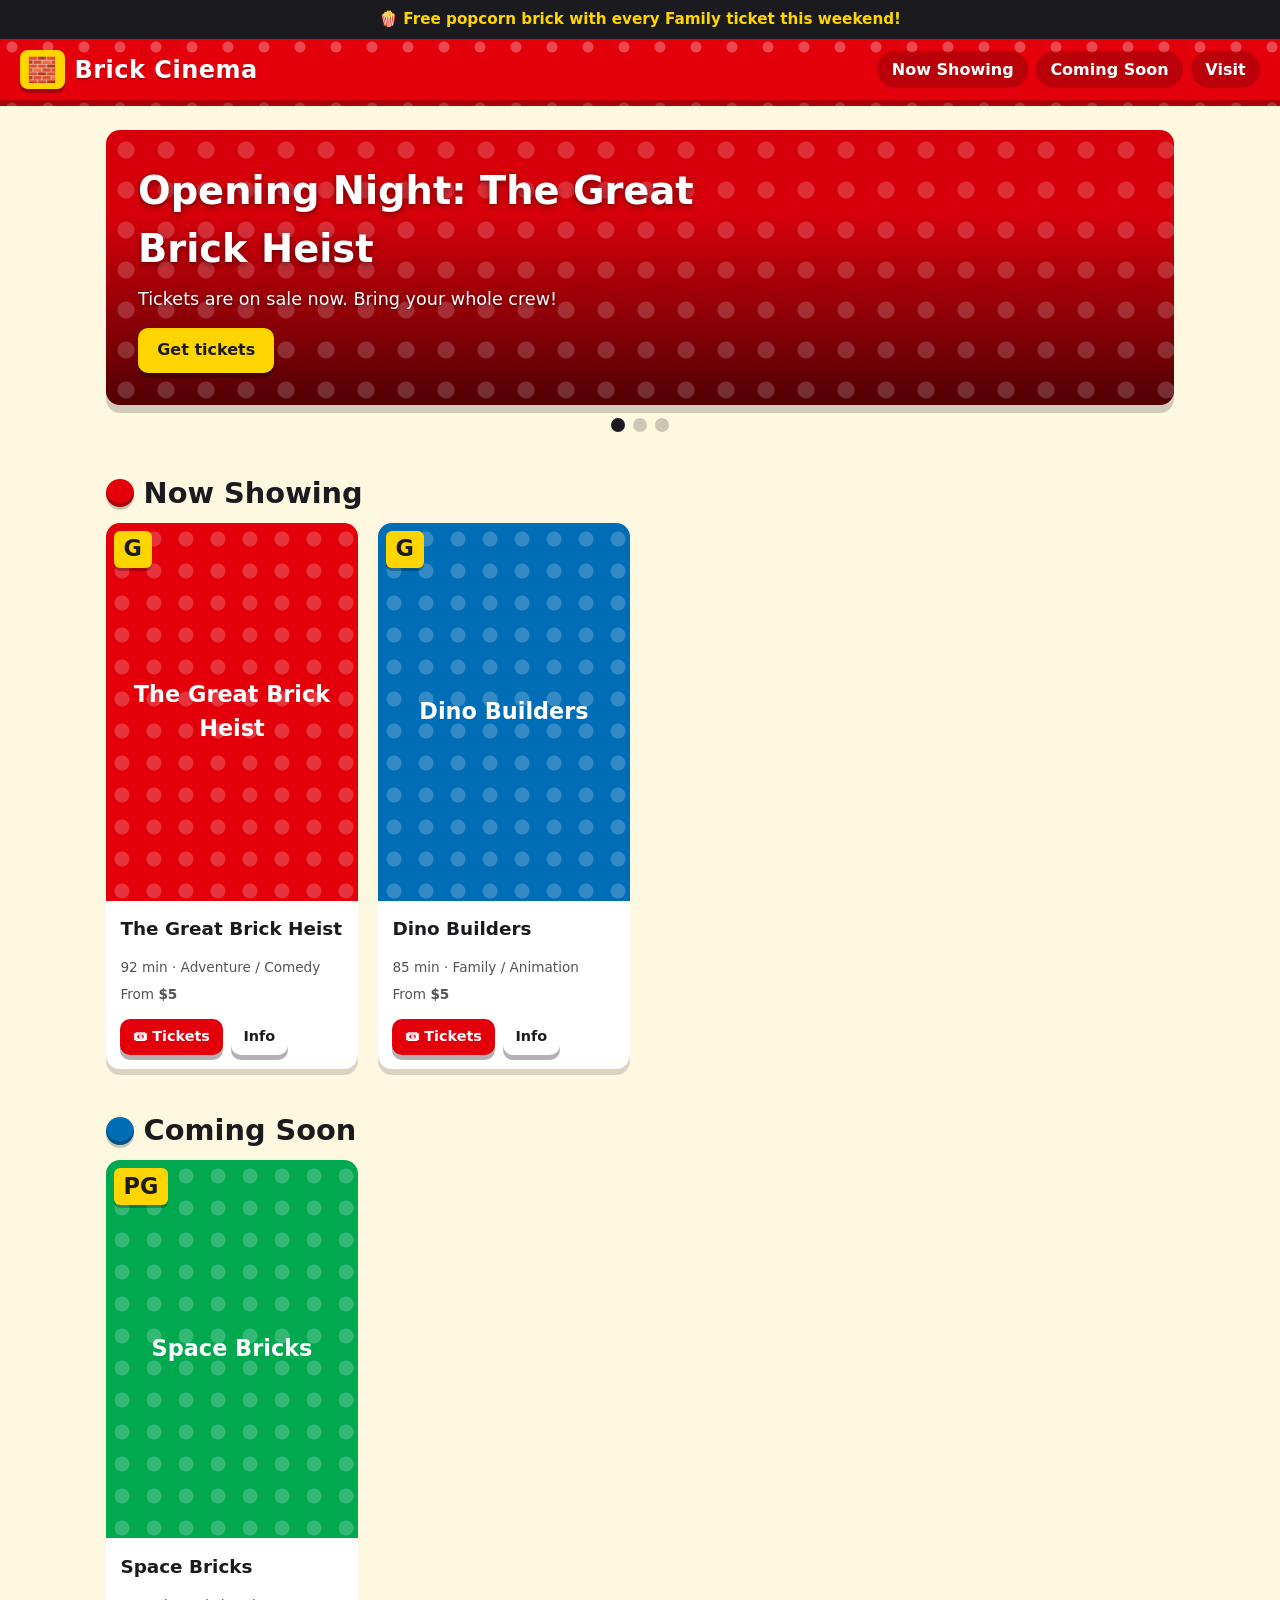
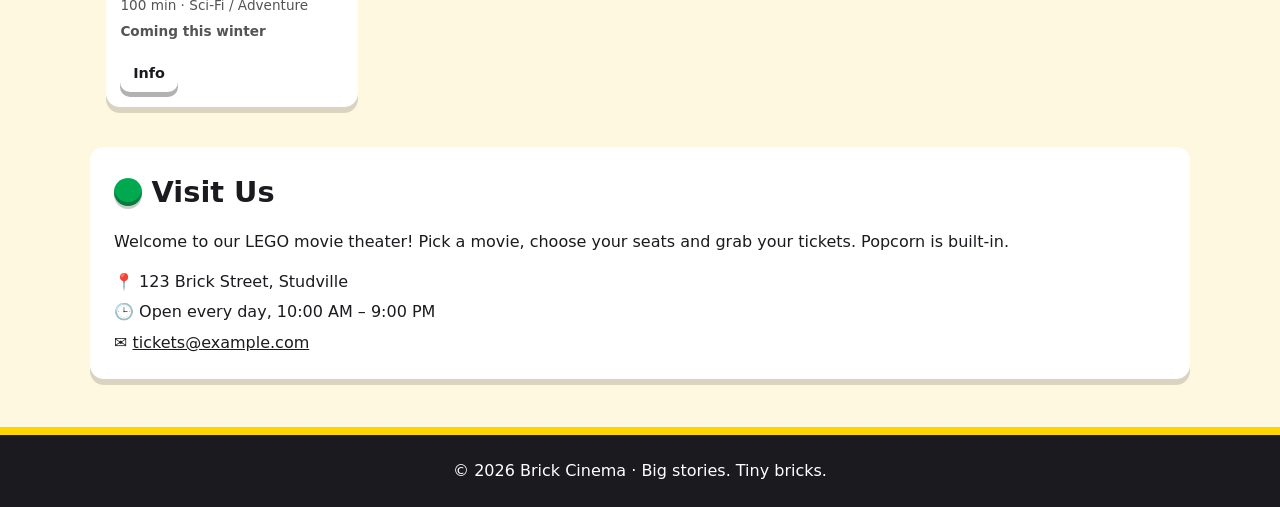
<file: lego-theater-site/index.html>
<!doctype html>
<html lang="en">
<head>
  <meta charset="utf-8">
  <meta name="viewport" content="width=device-width, initial-scale=1">
  <title>Brick Cinema</title>
  <meta name="description" content="Movies, tickets and adverts for our LEGO theater.">
  <link rel="stylesheet" href="style.css">
</head>
<body>
  <div id="promoBar" class="promo-bar" hidden></div>

  <header class="site-header">
    <a href="#top" class="brand"><span id="logo" class="logo-brick">🧱</span><span id="brandName">Brick Cinema</span></a>
    <nav>
      <a href="#now-showing">Now Showing</a>
      <a href="#coming-soon">Coming Soon</a>
      <a href="#visit">Visit</a>
    </nav>
  </header>

  <main id="top">
    <section class="hero" aria-label="Featured adverts">
      <div id="carousel" class="carousel"></div>
      <div id="dots" class="dots"></div>
    </section>

    <section id="now-showing" class="section">
      <h2 class="section-title"><span class="stud red"></span>Now Showing</h2>
      <div id="nowGrid" class="grid"></div>
    </section>

    <section id="coming-soon" class="section">
      <h2 class="section-title"><span class="stud blue"></span>Coming Soon</h2>
      <div id="soonGrid" class="grid"></div>
    </section>

    <section id="visit" class="section visit">
      <h2 class="section-title"><span class="stud green"></span>Visit Us</h2>
      <p id="aboutText"></p>
      <ul id="visitList" class="visit-list"></ul>
    </section>
  </main>

  <footer class="site-footer">
    <div id="footerText"></div>
  </footer>

  <div id="modal" class="modal" hidden>
    <div class="modal-card" role="dialog" aria-modal="true">
      <button class="modal-close" id="modalClose" aria-label="Close">✕</button>
      <div id="modalBody"></div>
    </div>
  </div>

  <script src="config.js"></script>
  <script src="app.js"></script>
</body>
</html>
</file>
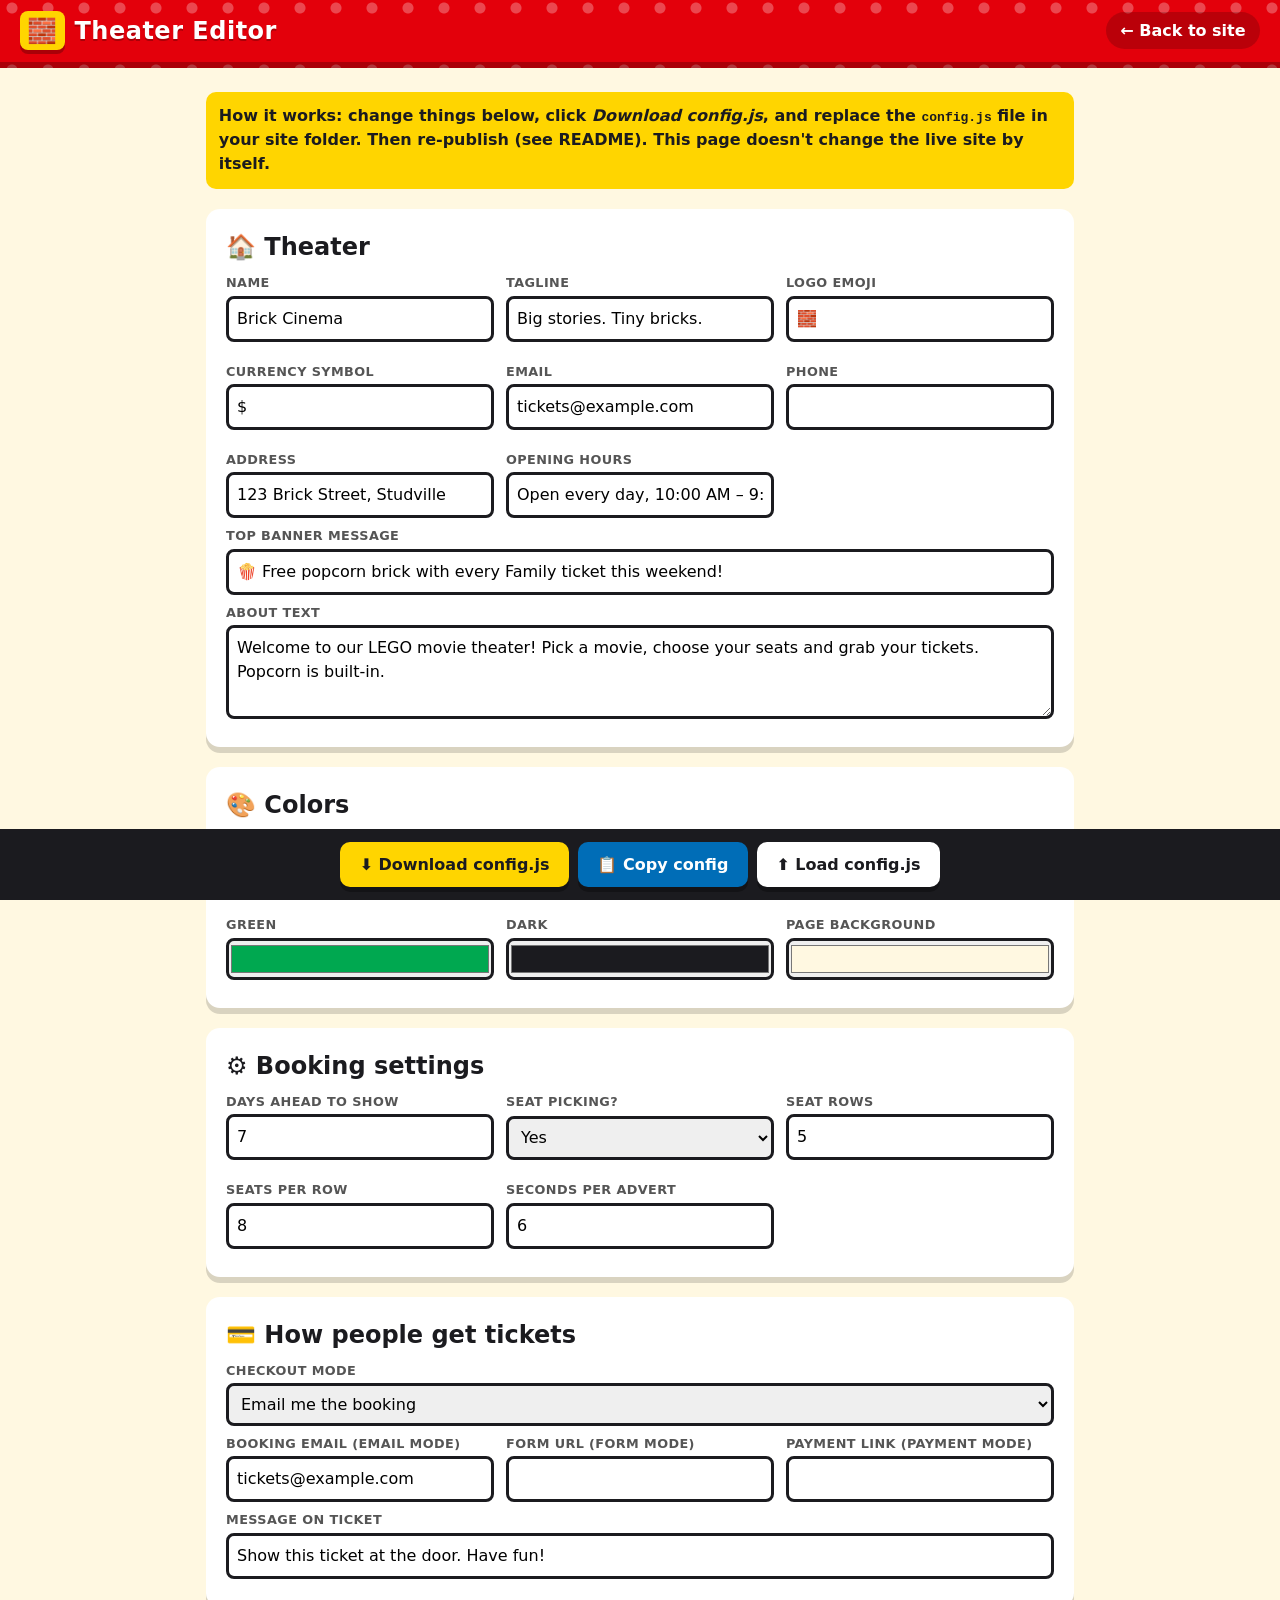
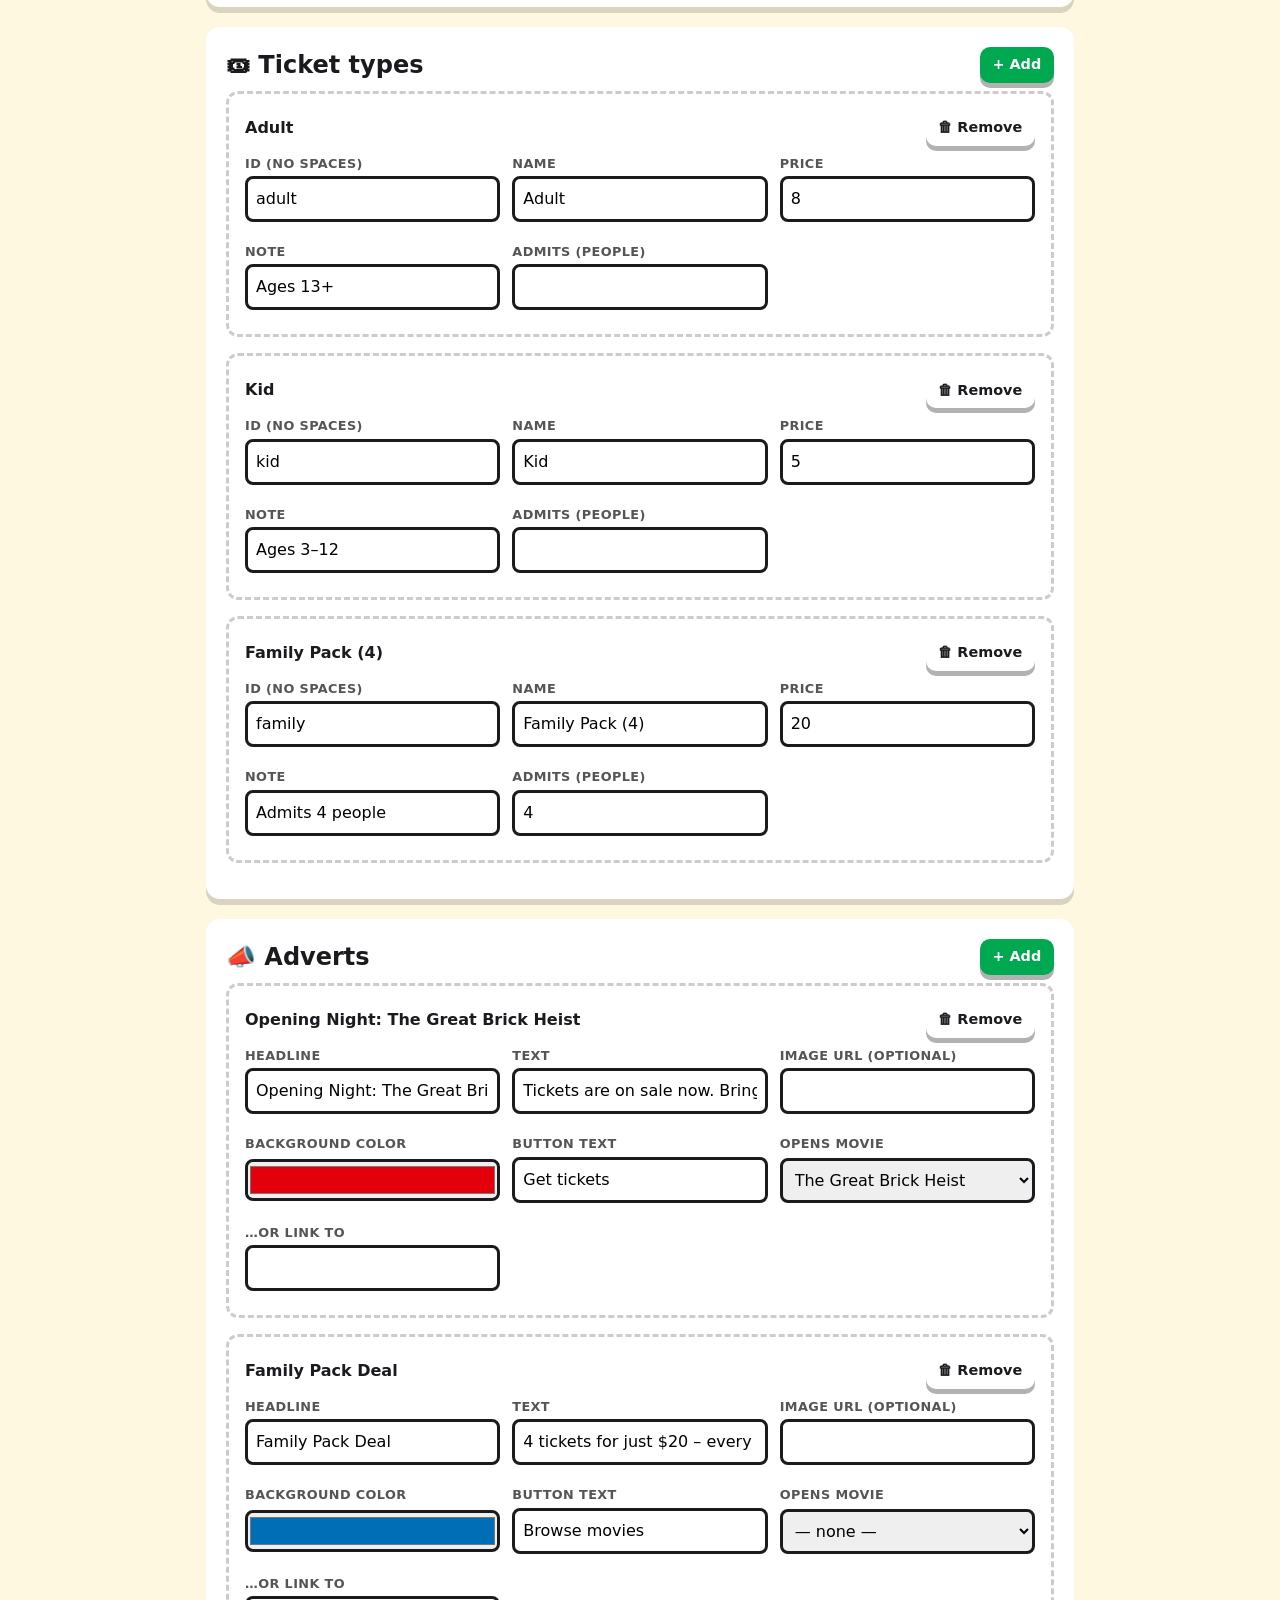
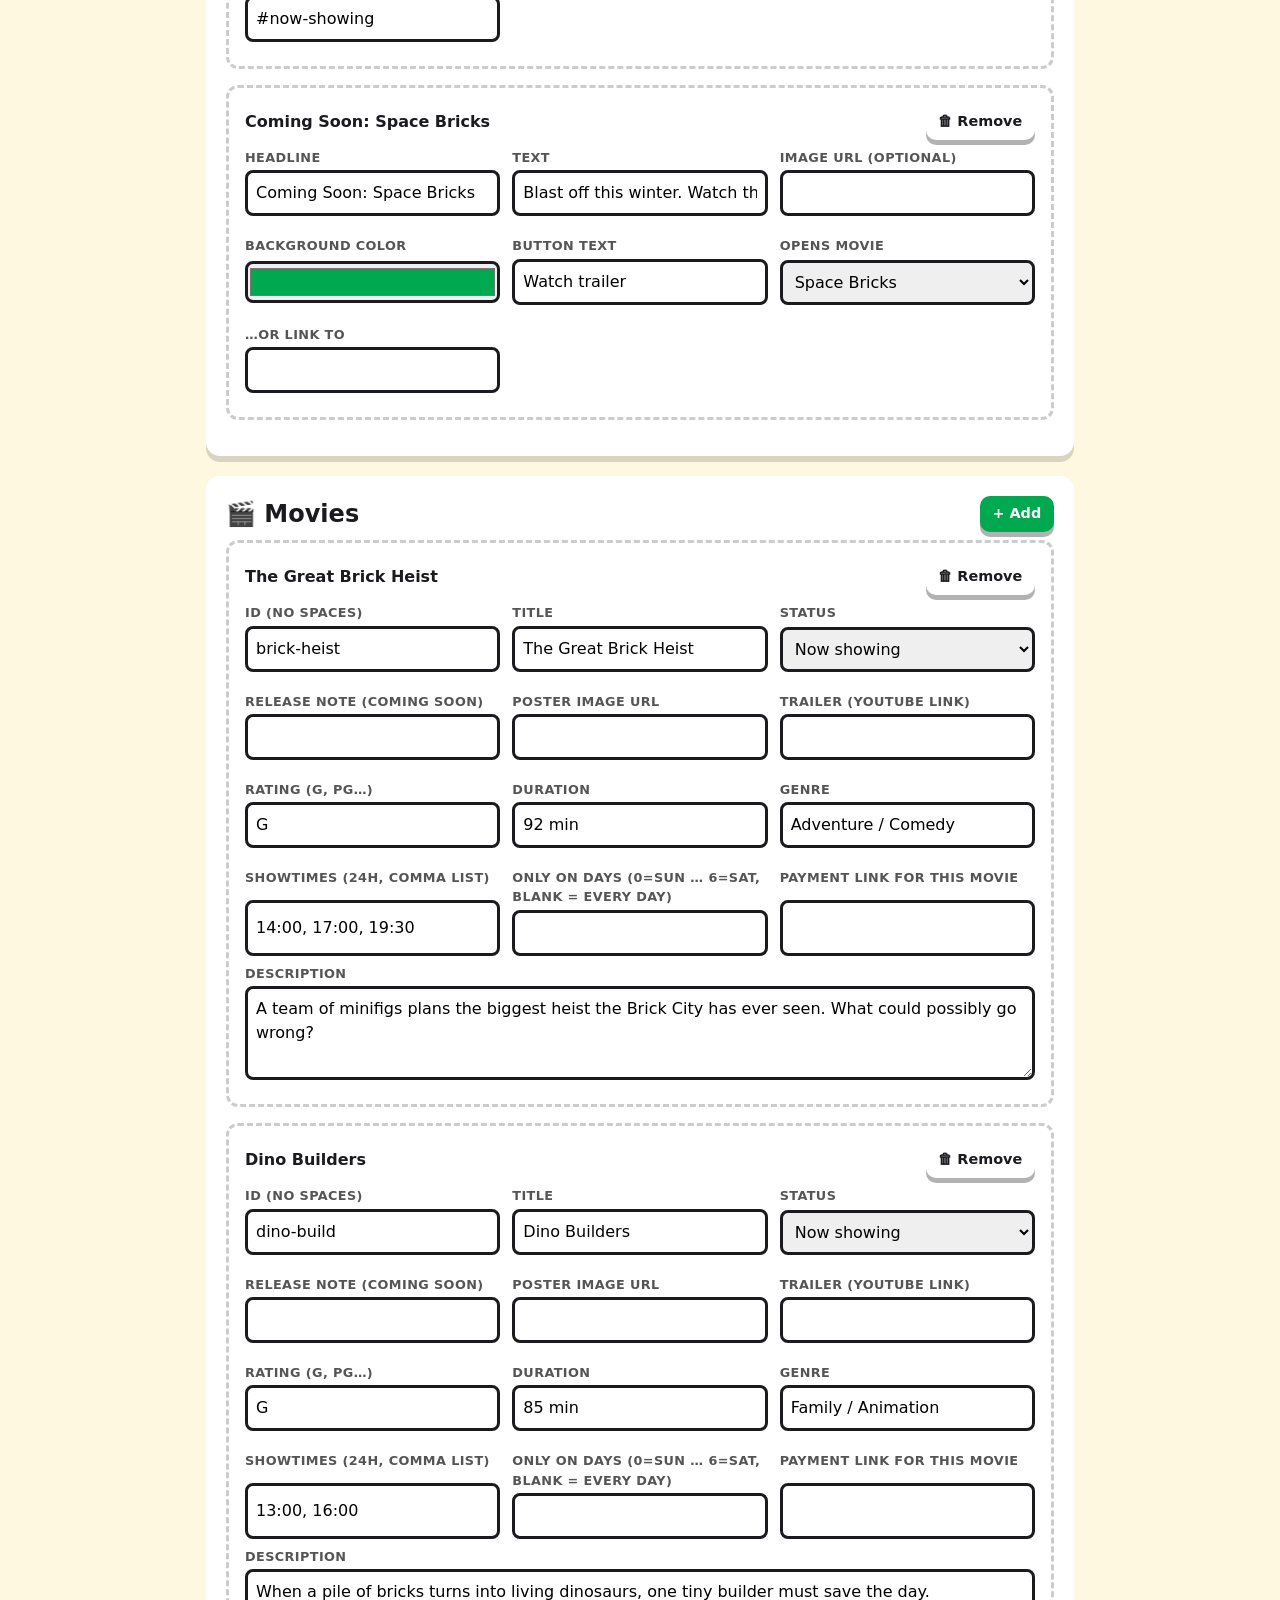
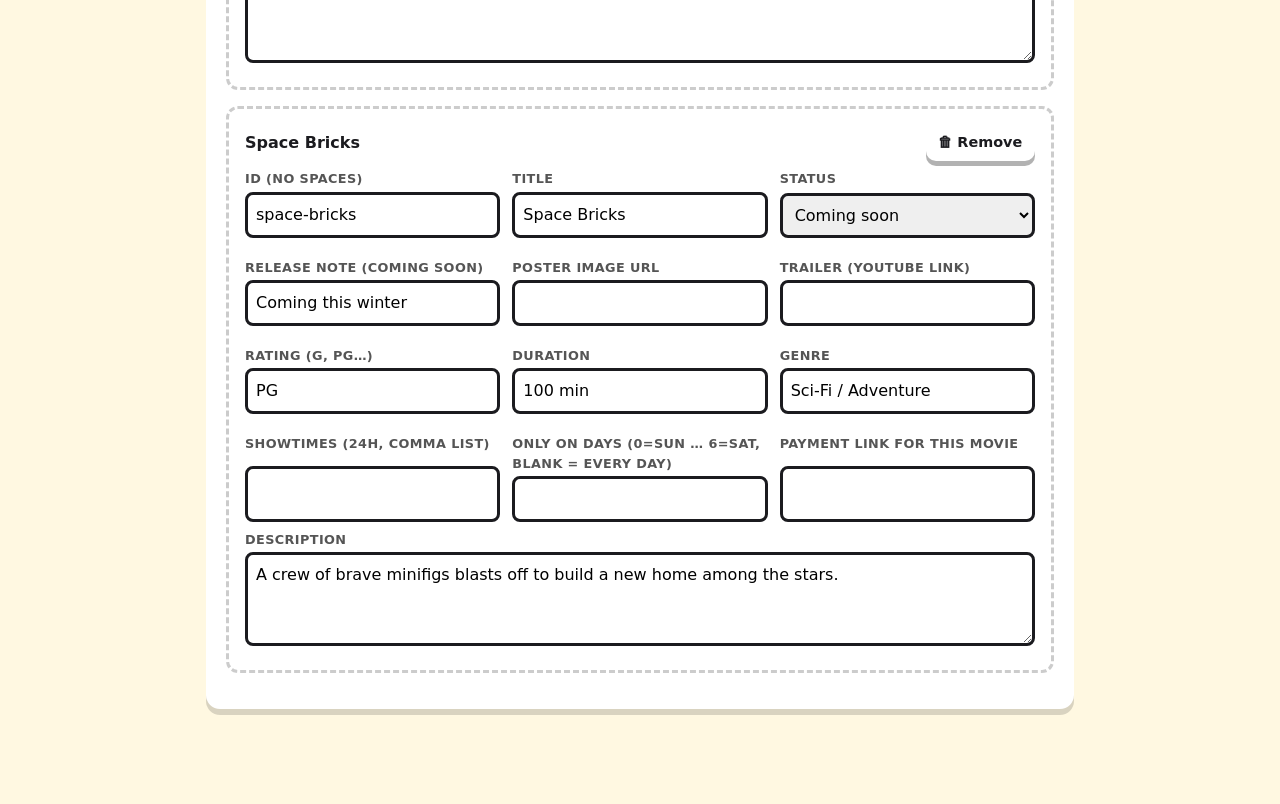
<file: lego-theater-site/admin.html>
<!doctype html>
<html lang="en">
<head>
  <meta charset="utf-8">
  <meta name="viewport" content="width=device-width, initial-scale=1">
  <meta name="robots" content="noindex">
  <title>Theater Editor</title>
  <link rel="stylesheet" href="style.css">
  <style>
    .admin{max-width:900px; margin:1.5rem auto; padding:0 1rem}
    .panel{background:#fff; border-radius:14px; padding:1.25rem; margin-bottom:1.25rem; box-shadow:0 6px 0 rgba(0,0,0,.15)}
    .panel h2{display:flex; justify-content:space-between; align-items:center; gap:.5rem}
    .row{display:grid; grid-template-columns:repeat(auto-fit,minmax(200px,1fr)); gap:.75rem}
    .f{display:grid; gap:.2rem; margin-bottom:.5rem}
    .f label{font-size:.8rem; font-weight:bold; text-transform:uppercase; letter-spacing:.4px; color:#555}
    .f input,.f select,.f textarea{padding:.5rem; border:3px solid var(--dark); border-radius:8px; font:inherit; width:100%}
    .f input[type=color]{padding:0; height:42px}
    .item{border:3px dashed #0003; border-radius:12px; padding:1rem; margin-bottom:1rem}
    .item-head{display:flex; justify-content:space-between; align-items:center; margin-bottom:.5rem; font-weight:900}
    .sticky{position:sticky; bottom:0; background:var(--dark); padding:.8rem; display:flex; gap:.6rem; flex-wrap:wrap; justify-content:center; z-index:10}
    .tip{background:var(--yellow); border-radius:10px; padding:.8rem; font-weight:bold}
  </style>
</head>
<body>
  <header class="site-header">
    <a href="index.html" class="brand"><span class="logo-brick">🧱</span><span>Theater Editor</span></a>
    <nav><a href="index.html">← Back to site</a></nav>
  </header>

  <div class="admin">
    <div class="tip">How it works: change things below, click <em>Download config.js</em>, and replace the <code>config.js</code> file in your site folder. Then re-publish (see README). This page doesn't change the live site by itself.</div>
    <div id="app" style="margin-top:1.25rem"></div>
  </div>

  <div class="sticky">
    <button class="btn yellow" id="dl">⬇ Download config.js</button>
    <button class="btn blue" id="copy">📋 Copy config</button>
    <label class="btn ghost" style="margin:0">⬆ Load config.js<input id="load" type="file" accept=".js,.json" hidden></label>
  </div>

  <script src="config.js"></script>
  <script src="admin.js"></script>
</body>
</html>
</file>
<file: lego-theater-site/style.css>
:root{
  --red:#e3000b; --blue:#006db7; --yellow:#ffd500; --green:#00a850;
  --dark:#1b1b1f; --background:#fff8e1;
  --radius:14px;
}
*{box-sizing:border-box}
html{scroll-behavior:smooth}
body{
  margin:0; font-family:"Trebuchet MS","Segoe UI",system-ui,sans-serif;
  background:var(--background); color:var(--dark); line-height:1.5;
}
a{color:inherit}
h1,h2,h3{font-family:"Arial Rounded MT Bold","Trebuchet MS",system-ui,sans-serif; margin:0 0 .5rem}

/* Promo bar */
.promo-bar{background:var(--dark); color:var(--yellow); text-align:center; padding:.5rem 1rem; font-weight:bold; font-size:.95rem}

/* Header with studs */
.site-header{
  position:sticky; top:0; z-index:20;
  display:flex; align-items:center; justify-content:space-between; gap:1rem; flex-wrap:wrap;
  padding:.7rem 1.25rem; background:var(--red); color:#fff;
  border-bottom:6px solid rgba(0,0,0,.25);
  background-image:radial-gradient(circle at 12px 8px, rgba(255,255,255,.28) 0 5px, transparent 6px);
  background-size:36px 100%;
}
.brand{display:flex; align-items:center; gap:.6rem; text-decoration:none; font-size:1.5rem; font-weight:900; letter-spacing:.5px; text-shadow:0 2px 0 rgba(0,0,0,.25)}
.logo-brick{background:var(--yellow); color:var(--dark); border-radius:8px; padding:.1rem .45rem; box-shadow:0 4px 0 rgba(0,0,0,.25); text-shadow:none}
.site-header nav{display:flex; gap:.5rem; flex-wrap:wrap}
.site-header nav a{text-decoration:none; font-weight:bold; padding:.4rem .9rem; border-radius:999px; background:rgba(0,0,0,.18)}
.site-header nav a:hover{background:rgba(0,0,0,.35)}

/* Hero carousel */
.hero{max-width:1100px; margin:1.5rem auto 0; padding:0 1rem}
.carousel{position:relative; overflow:hidden; border-radius:var(--radius); box-shadow:0 8px 0 rgba(0,0,0,.18); min-height:240px}
.slide{
  display:none; min-height:240px; padding:2rem; color:#fff;
  background-size:cover; background-position:center; position:relative;
  align-items:flex-end;
}
.slide.active{display:flex}
.slide::before{content:""; position:absolute; inset:0; background:linear-gradient(0deg,rgba(0,0,0,.65),rgba(0,0,0,.05) 70%)}
.slide.nostuds::after{content:""; position:absolute; inset:0; background-image:radial-gradient(circle at 20px 20px, rgba(255,255,255,.18) 0 8px, transparent 9px); background-size:40px 40px}
.slide-inner{position:relative; z-index:1; max-width:640px}
.slide h2{font-size:clamp(1.5rem,4vw,2.4rem); text-shadow:0 2px 6px rgba(0,0,0,.5)}
.slide p{margin:.25rem 0 1rem; font-size:1.1rem; text-shadow:0 1px 4px rgba(0,0,0,.5)}
.dots{display:flex; justify-content:center; gap:.5rem; margin-top:.8rem}
.dot{width:14px; height:14px; border-radius:50%; border:0; background:#00000033; cursor:pointer; padding:0}
.dot.active{background:var(--dark)}

/* Buttons – brick style */
.btn{
  display:inline-block; border:0; cursor:pointer; font:inherit; font-weight:900; text-decoration:none;
  padding:.65rem 1.2rem; border-radius:10px; color:#fff; background:var(--red);
  box-shadow:0 5px 0 rgba(0,0,0,.3); transition:transform .08s, box-shadow .08s;
}
.btn:hover{filter:brightness(1.08)}
.btn:active{transform:translateY(4px); box-shadow:0 1px 0 rgba(0,0,0,.3)}
.btn.blue{background:var(--blue)} .btn.green{background:var(--green)}
.btn.yellow{background:var(--yellow); color:var(--dark)}
.btn.ghost{background:#fff; color:var(--dark)}
.btn[disabled]{opacity:.45; cursor:not-allowed; filter:grayscale(.4)}
.btn.small{padding:.45rem .8rem; font-size:.9rem}

/* Sections */
.section{max-width:1100px; margin:2.5rem auto; padding:0 1rem}
.section-title{display:flex; align-items:center; gap:.6rem; font-size:1.8rem}
.stud{width:28px; height:28px; border-radius:50%; display:inline-block; box-shadow:inset 0 -4px 0 rgba(0,0,0,.25), 0 3px 0 rgba(0,0,0,.2)}
.stud.red{background:var(--red)} .stud.blue{background:var(--blue)} .stud.green{background:var(--green)}
.grid{display:grid; grid-template-columns:repeat(auto-fill,minmax(220px,1fr)); gap:1.25rem}
.empty{opacity:.7; font-style:italic}

/* Movie card */
.card{background:#fff; border-radius:var(--radius); overflow:hidden; box-shadow:0 6px 0 rgba(0,0,0,.15); display:flex; flex-direction:column}
.poster{position:relative; aspect-ratio:2/3; display:flex; align-items:center; justify-content:center; text-align:center; padding:1rem; color:#fff; font-weight:900; font-size:1.4rem; overflow:hidden;
  background-image:radial-gradient(circle at 16px 16px, rgba(255,255,255,.2) 0 7px, transparent 8px); background-size:32px 32px}
.poster img{position:absolute; inset:0; width:100%; height:100%; object-fit:cover}
.badge{position:absolute; top:.5rem; left:.5rem; z-index:2; background:var(--yellow); color:var(--dark); padding:.1rem .6rem; border-radius:6px; font-weight:900; box-shadow:0 3px 0 rgba(0,0,0,.25)}
.card-body{padding:.9rem; display:flex; flex-direction:column; gap:.4rem; flex:1}
.card-body h3{font-size:1.15rem}
.meta{font-size:.85rem; opacity:.75}
.card-actions{display:flex; gap:.5rem; margin-top:auto; flex-wrap:wrap; padding-top:.5rem}

/* Visit */
.visit{background:#fff; border-radius:var(--radius); padding:1.5rem; box-shadow:0 6px 0 rgba(0,0,0,.15)}
.visit-list{list-style:none; padding:0; margin:0; display:grid; gap:.4rem}

.site-footer{background:var(--dark); color:#fff; text-align:center; padding:1.5rem 1rem; margin-top:3rem; border-top:8px solid var(--yellow)}

/* Modal */
.modal{position:fixed; inset:0; background:rgba(0,0,0,.6); display:flex; align-items:flex-start; justify-content:center; padding:1rem; overflow:auto; z-index:50}
.modal[hidden]{display:none}
.modal-card{background:#fff; border-radius:var(--radius); width:100%; max-width:640px; padding:1.5rem; position:relative; margin:2rem 0; box-shadow:0 8px 0 rgba(0,0,0,.3)}
.modal-close{position:absolute; top:.6rem; right:.6rem; border:0; background:var(--dark); color:#fff; width:36px; height:36px; border-radius:50%; cursor:pointer; font-size:1rem}
.video{position:relative; aspect-ratio:16/9; border-radius:10px; overflow:hidden; background:#000}
.video iframe{position:absolute; inset:0; width:100%; height:100%; border:0}

/* Booking */
.step{margin:1.1rem 0}
.step h4{margin:0 0 .5rem; font-size:1rem; text-transform:uppercase; letter-spacing:.5px; color:var(--blue)}
.chips{display:flex; flex-wrap:wrap; gap:.5rem}
.chip{border:3px solid var(--dark); background:#fff; padding:.4rem .8rem; border-radius:10px; cursor:pointer; font:inherit; font-weight:bold}
.chip.active{background:var(--yellow)}
.ticket-row{display:flex; align-items:center; justify-content:space-between; gap:.5rem; padding:.5rem 0; border-bottom:2px dashed #0002}
.qty{display:flex; align-items:center; gap:.5rem}
.qty button{width:34px; height:34px; border-radius:8px; border:0; background:var(--blue); color:#fff; font-size:1.2rem; font-weight:900; cursor:pointer; box-shadow:0 3px 0 rgba(0,0,0,.3)}
.qty span{min-width:1.5rem; text-align:center; font-weight:900}
.screen{background:var(--dark); color:#fff; text-align:center; border-radius:8px 8px 40px 40px; padding:.3rem; font-size:.8rem; margin-bottom:.7rem; letter-spacing:3px}
.seats{display:grid; gap:.35rem; justify-content:center}
.seat{width:34px; height:34px; border-radius:8px 8px 4px 4px; border:0; background:var(--green); color:#fff; font-size:.7rem; font-weight:bold; cursor:pointer; box-shadow:0 3px 0 rgba(0,0,0,.3)}
.seat.sel{background:var(--yellow); color:var(--dark)}
.seat.sold{background:#999; cursor:not-allowed; opacity:.6}
.legend{display:flex; gap:1rem; justify-content:center; font-size:.8rem; margin-top:.6rem; flex-wrap:wrap}
.field{display:grid; gap:.25rem; margin-bottom:.6rem}
.field input{padding:.6rem; border-radius:8px; border:3px solid var(--dark); font:inherit}
.total{font-size:1.4rem; font-weight:900; display:flex; justify-content:space-between; margin:1rem 0}
.hint{font-size:.85rem; opacity:.75}

/* Ticket */
.ticket{border:4px solid var(--dark); border-radius:16px; overflow:hidden; background:#fff}
.ticket-top{background:var(--red); color:#fff; padding:1rem; display:flex; justify-content:space-between; align-items:center; gap:.5rem;
  background-image:radial-gradient(circle at 14px 14px, rgba(255,255,255,.25) 0 6px, transparent 7px); background-size:28px 28px}
.ticket-main{padding:1rem; display:grid; gap:.3rem}
.ticket-main .big{font-size:1.5rem; font-weight:900}
.ticket-cut{border-top:3px dashed var(--dark); margin:0}
.ticket-code{padding:1rem; text-align:center}
.bars{display:flex; justify-content:center; height:46px; gap:2px; margin-bottom:.4rem}
.bars i{display:block; background:var(--dark)}
.code{font-family:monospace; font-size:1.3rem; letter-spacing:3px; font-weight:bold}
.notice{background:var(--yellow); border-radius:10px; padding:.7rem; font-weight:bold; margin:.8rem 0}

@media (max-width:520px){
  .slide{padding:1.25rem}
  .seat{width:28px; height:28px}
}

/* Print only the ticket */
@media print{
  body.printing-ticket > *:not(#modal){display:none !important}
  body.printing-ticket #modal{position:static; background:none; padding:0; display:block}
  body.printing-ticket .modal-card{box-shadow:none; margin:0; max-width:none; padding:0}
  body.printing-ticket .modal-close, body.printing-ticket .no-print{display:none !important}
}
</file>
